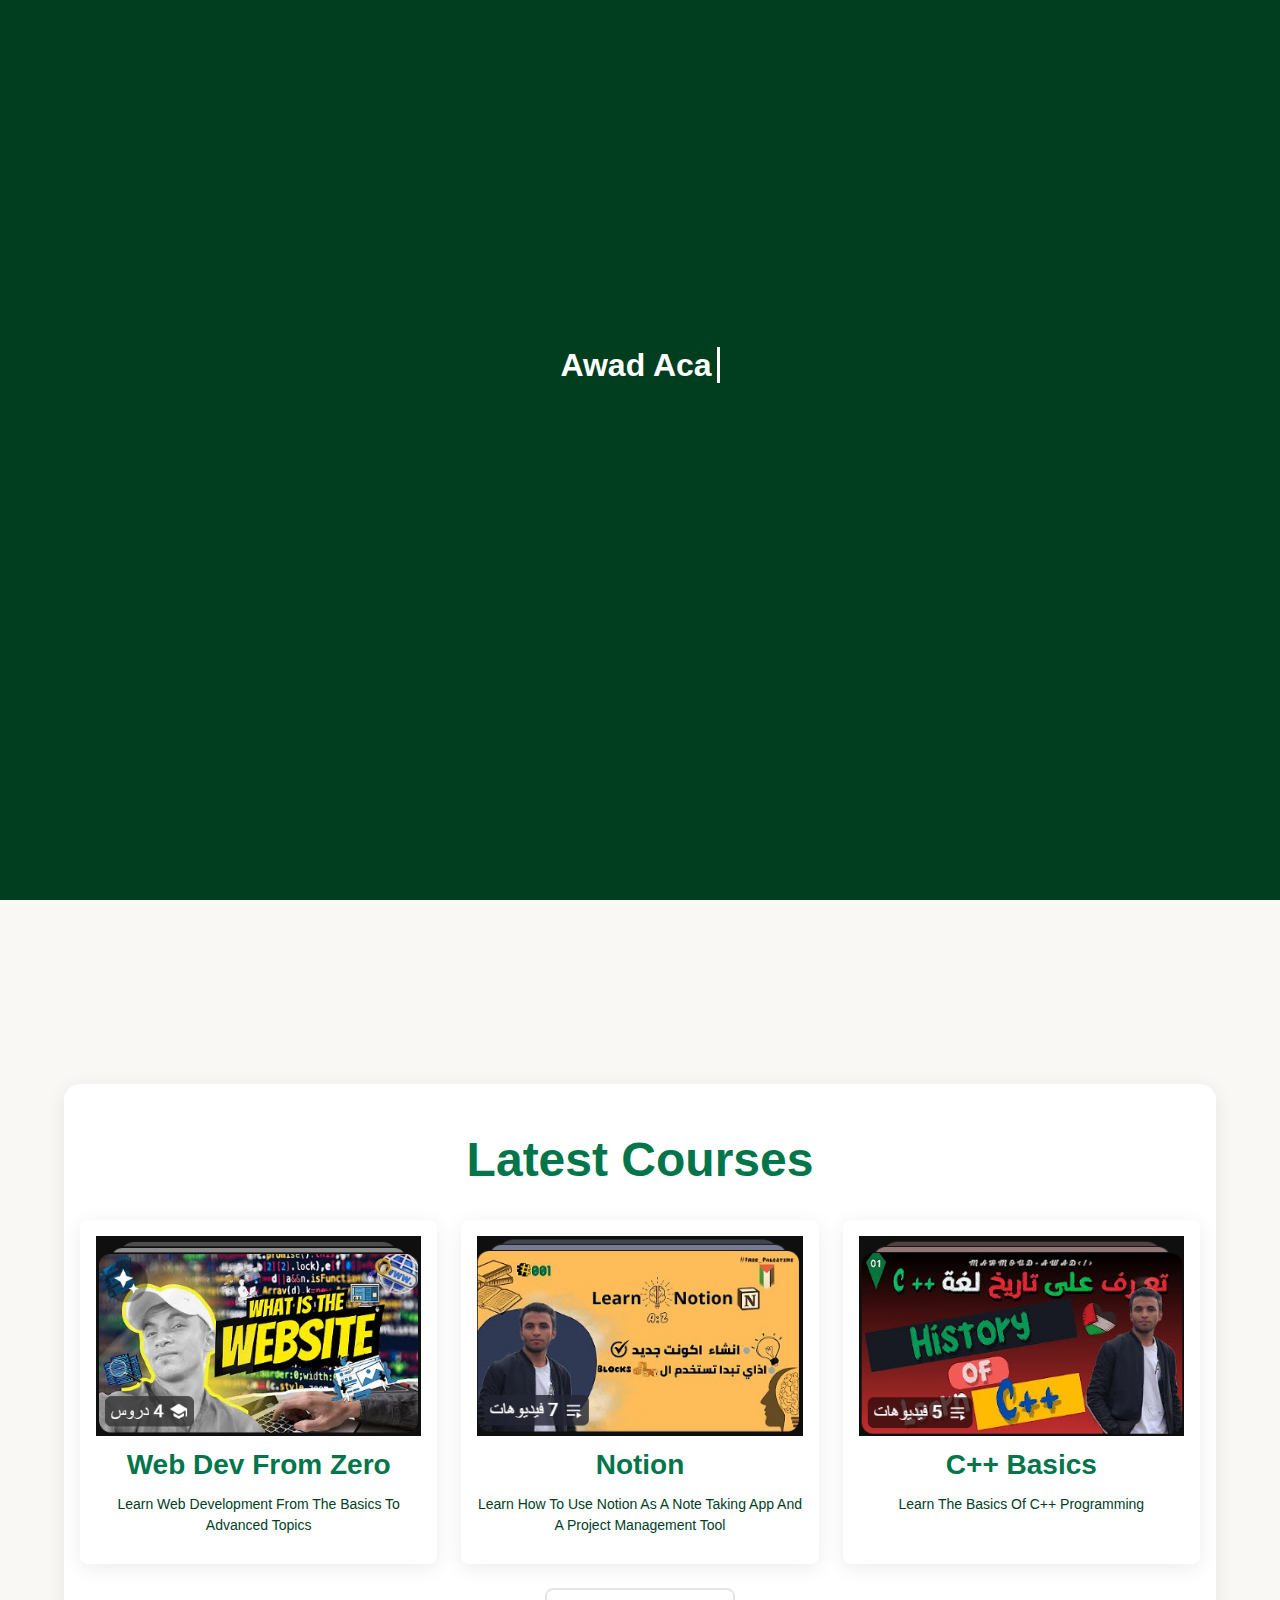
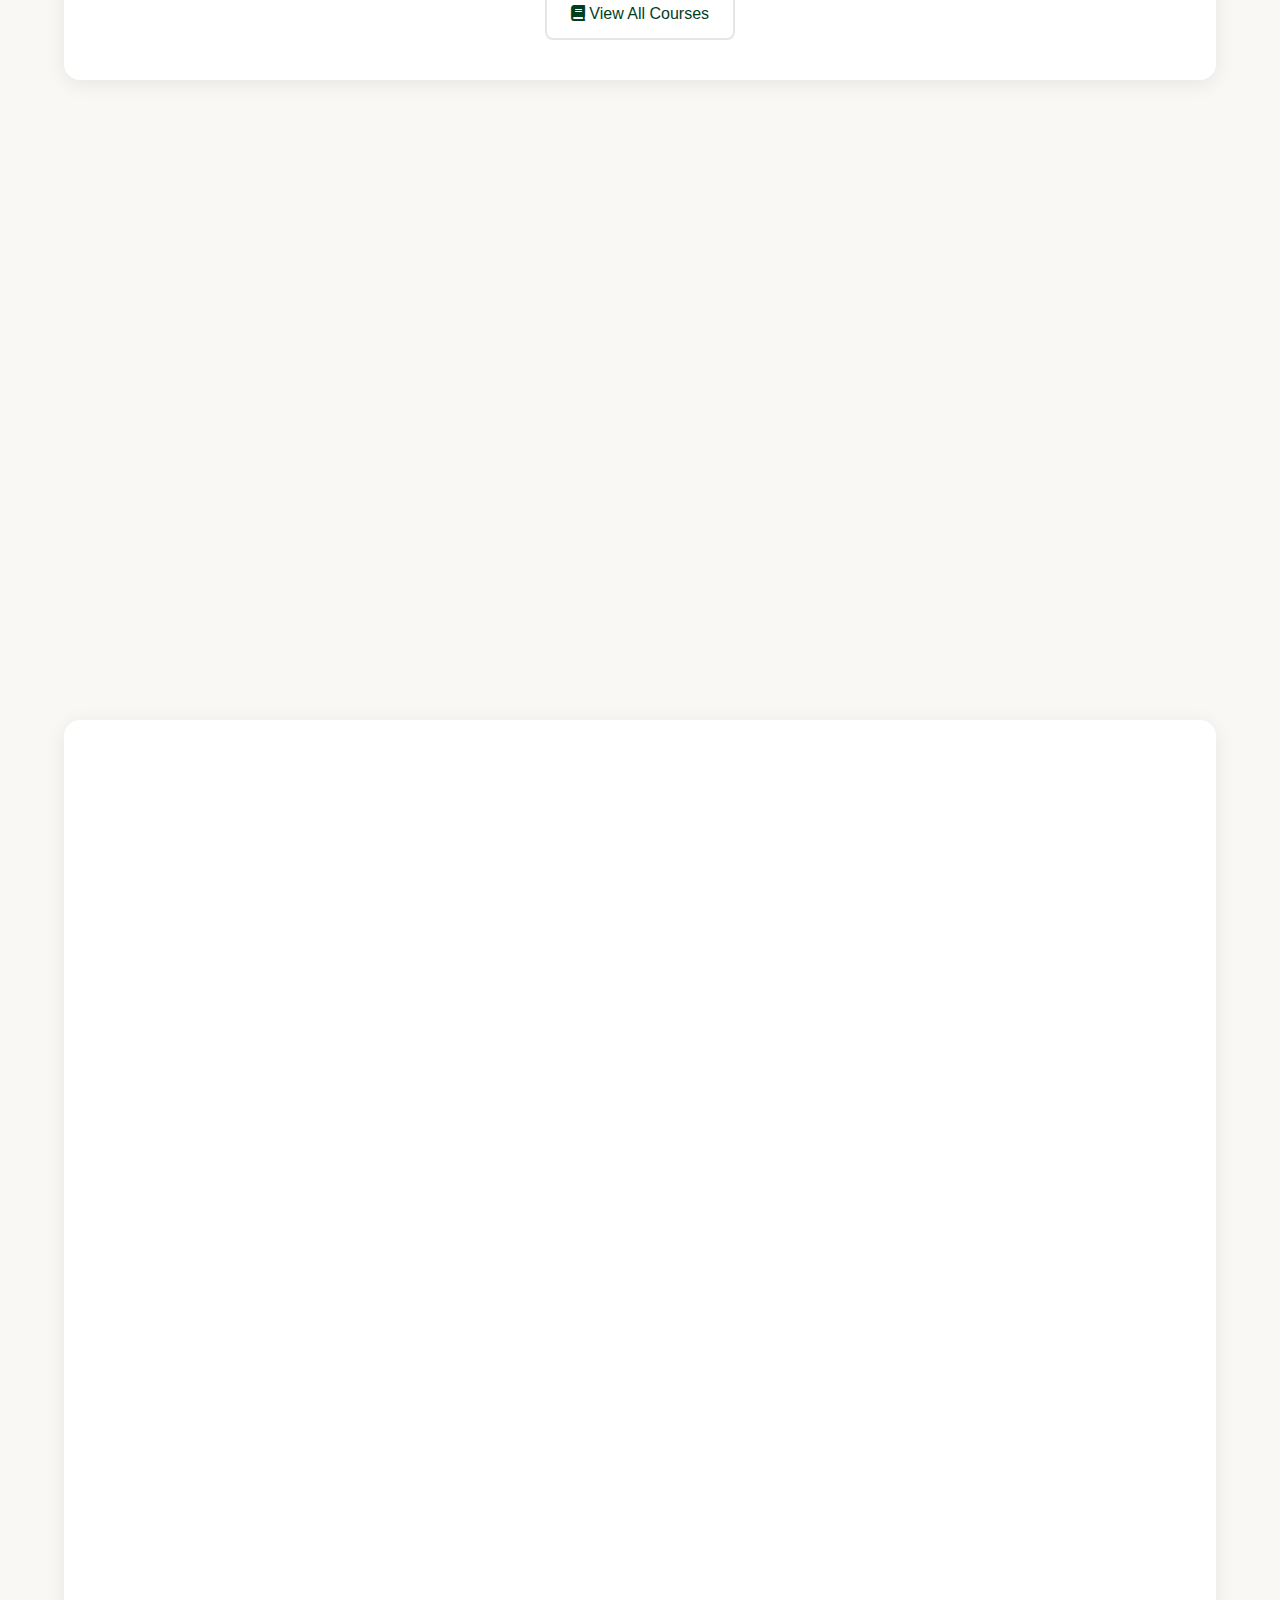
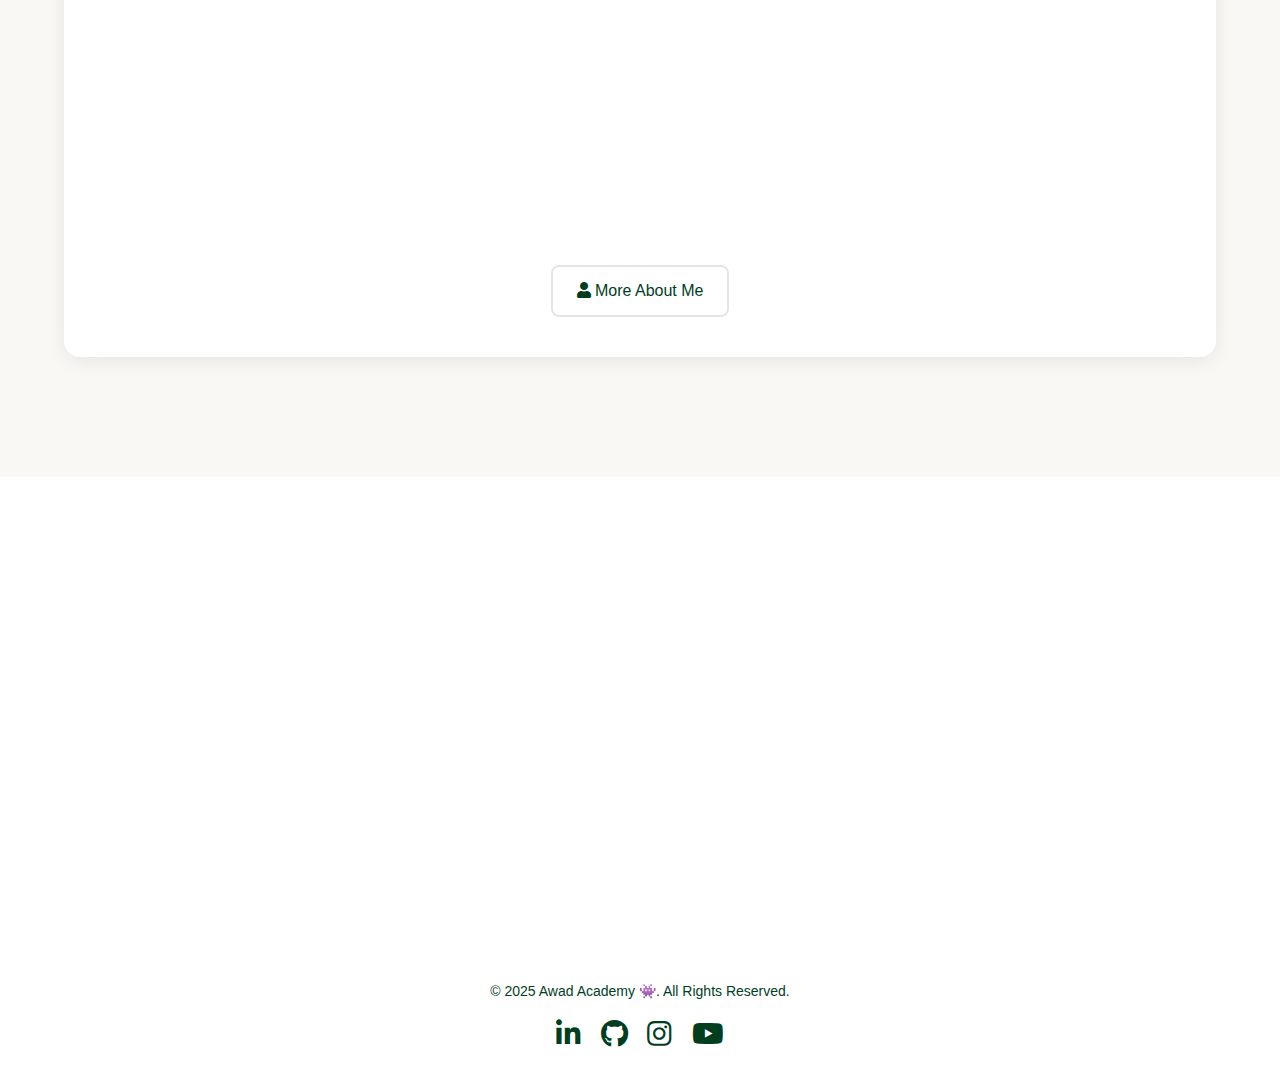
<file: index.html>
<!DOCTYPE html>
<html lang="ar" dir="ltr">

<head>
    <meta charset="UTF-8">
    <meta name="viewport" content="width=device-width, initial-scale=1.0">
    <meta http-equiv="X-UA-Compatible" content="IE=edge">
    <!-- keywords -->
    <meta name="keywords" content="Awad Academy, programming, web development, design, personal pardning, career goals">
    <meta name="description"
        content="Awad Academy - platform for web development, programming, design, and personal pardning.">
        
    <!-- favicon -->
    <link rel="icon" type="image/png" href="images/favicon.ico">
    <meta property="og:image" content="images/image-seo/home.png" />
    <meta property="og:title" content="Awad Academy - platform for web development, programming, design, and personal pardning." />
    <meta property="og:description" content="Join Awad Academy to improve your skills and achieve your career goals." />    

    <link rel="stylesheet" href="css/Base.css">
    <link rel="stylesheet" href="css/style.css">
    <!-- aos -->
    <link rel="stylesheet" href="https://unpkg.com/aos@next/dist/aos.css" />
    <script src="https://unpkg.com/aos@next/dist/aos.js"></script>
    <!-- font awesome -->
    <link rel="stylesheet" href="https://cdnjs.cloudflare.com/ajax/libs/font-awesome/5.15.4/css/all.min.css">
    <title>Awad Academy</title>
</head>

<body>

    <body>
        <div class="intro-screen">
            <div class="typing-box">
                <span id="typing-text"></span>
            </div>
            <div class="logo-box">
                <img src="images/logo.jpeg" alt="Logo" />
            </div>
        </div>
        <!-- Theme Toggle -->
        <button class="theme-toggle" id="themeToggle">
            <i class="fas fa-moon"></i>
        </button>

        <header class="header" data-aos="fade-down">
            <div class="logo">
                <a href="
                ">
                    <img src="images/logo.jpeg" alt="Awad Academy">
                    <span> Awad Academy </span>
                </a>
            </div>
            <!-- Burger Menu Button -->
            <button class="burger-menu" id="burgerMenu" aria-label="Toggle menu">
                <span></span>
                <span></span>
                <span></span>
            </button>

            <nav class="nav" id="navMenu">
                <ul class="nav-links">
                    <li><a class="active" href="#hero">home</a></li>
                    <li><a href="courses.html">courses</a></li>
                    <li><a href="#about">about</a></li>
                    <li><a href="#contact">contact</a></li>
                </ul>
            </nav>
        </header>
        <section class="hero" id="hero">
            <div class="hero-content" data-aos="fade-right">
                <h1>welcome to <br /> Awad Academy</h1>
                <p>
                    platform for learning and mastering new skills in web development, programming, design.
                </p>
                <a href="courses.html" class="btn btn-primary">Explore Courses</a>
            </div>
            <div class="hero-image" data-aos="fade-left">
                <img src="images/hero.png" alt="Hero Image">
            </div>
        </section>

        <div class="container">
            <!-- Latest Courses Section -->
            <section class="latest-courses-section">
                <h2 class="section-title"> Latest Courses </h2>
                <div class="latest-courses-grid">
                    <a href="https://youtube.com/playlist?list=PLbPhPQaur7i9GGYctr8_ig6f-1divG2Qr&si=Z4PWUYL_3FOFxjGS"
                        target="_blank" class="latest-courses-card">
                        <img src="images/Playlists/Web_dev.png" alt="Web Development Playlist">
                        <h3>Web Dev From zero</h3>
                        <p>Learn web development from the basics to advanced topics</p>
                    </a>
                    <a href="https://youtube.com/playlist?list=PLbPhPQaur7i8xmpqmru4sufhzVRLoUiU3&si=cpJrS854wAwKNX0k"
                        target="_blank" class="latest-courses-card">
                        <img src="images/Playlists/Notion.png" alt="Notion Playlist">
                        <h3>Notion</h3>
                        <p>Learn how to use Notion as a note taking app and a project management tool</p>
                    </a>
                    <a href="https://youtube.com/playlist?list=PLbPhPQaur7i9rIhZuBCgEuUumIWOeQjIP&si=OImzgTU16ys0-nMN"
                        target="_blank" class="latest-courses-card">
                        <img src="images/Playlists/Basics_cpp.png" alt="C++ Basics Playlist">
                        <h3>C++ Basics</h3>
                        <p>Learn the basics of C++ programming </p>
                    </a>
                </div>
                <div class="btn-cta">
                    <a href="courses.html" class="cta-button">
                        <i class="fas fa-book"></i>
                        View All Courses
                    </a>
                </div>
            </section>
            <!--  Recommendations -->
            <section class="recommendations-section" data-aos="fade-up">
                <h2 class="section-title">Career Recommendations</h2>
                <div class="recommendations-grid">
                    <a href="https://www.linkedin.com/posts/mahmoudawad11_careercoaching-professionaldevelopment-students-activity-7371090313236475904-rZvs?utm_source=social_share_send&utm_medium=member_desktop_web&rcm=ACoAAD2wFE4BoKrPd2ntIoEtx4rkW-XJIkQkDF4"
                        target="_blank" title="view in linked-in" class="recommendation-card" data-aos="zoom-in"
                        data-aos-delay="100">
                        <img src="images/Recommendation/Noha Azzam.png" alt="Recommendation 1">
                        <div class="text-card">
                            <h3 class="spacial-name">Noha Azzam </h3>
                            <h4>Talent Developer | AI Career & Freelancing Coach | D.N.A Coaching Initiative Founder
                            </h4>
                            <p>I had the pleasure of mentoring Mahmoud, a highly motivated and talented Front-End
                                Engineer. From day one, he demonstrated a strong grasp of modern web technologies, clean
                                code practices, and an impressive attention to detail in building user interfaces.
                                Mahmoud approaches challenges with curiosity and dedication, consistently delivering
                                high-quality work and collaborating effectively with peers. I'm confident he will be a
                                valuable asset to any team and continue to grow as a standout developer."</p>
                        </div>
                    </a>
                    <!-- =============== soon in end SCCI`26 ================= -->
                    <!-- <a href="" target="_blank" title="view in linked-in" class="recommendation-card" data-aos="flip-left" data-aos-delay="200">
                    <img src="images/Recommendation/MahmoudAllam.jpg" alt="Recommendation 2">
                    <h3>mahmoud allam</h3>
                    <h4>back-End Developer | php | Laravel | Head-IT SCCI`26 </h4>
                    <p>SOONE</p>
                </a> -->

                </div>
            </section>
            <!-- About Section -->
            <section class="about-section" id="about">
                <!-- Section Header -->
                <div class="section-header" data-aos="fade-up">
                    <h2 class="section-title">Who Am I</h2>
                    <h3 class="section-subtitle"> hello i am <span class="highlight">Awad</span></h3>
                    <p class="section-description">
                        Content creator and Front-End developer specializing in web development and teaching programming
                        in a practical and easy way.
                    </p>
                </div>

                <!-- About Content -->
                <div class="about-content">

                    <div class="about-image" data-aos="fade-right">
                        <img src="images/awad-about.png" data-aos="fade-right" alt="Awad" />
                    </div>


                    <div class="about-text" data-aos="fade-right">
                        <h2>My Story</h2>
                        <p>

                            I started my journey in the world of programming years ago, and my goal has always been to
                            simplify complex programming concepts and make them accessible to everyone.
                        </p>
                        <p>
                            Through Awad Academy, I provide practical educational content that helps you learn web
                            development from scratch to mastery, focusing on real projects and hands-on application.
                        </p>

                        <!-- Stats -->

                        <div class="stats-grid">
                            <a href="https://awadcoding.github.io/portofolio/pages/projects.html" target="_blank"
                                class="stat-card" data-aos="zoom-in" data-aos-delay="100">
                                <span class="stat-number">6+</span>
                                <span class="stat-label">projects done</span>
                            </a>

                            <a href="https://www.youtube.com/@awadcoding/videos" target="_blank" class="stat-card"
                                data-aos="zoom-in" data-aos-delay="300">
                                <span class="stat-number">100+</span>
                                <span class="stat-label">videos</span>
                            </a>
                            <a href="https://awadcoding.github.io/portofolio/pages/about.html" target="_blank"
                                class="stat-card" data-aos="zoom-in" data-aos-delay="400">
                                <span class="stat-number">3+</span>
                                <span class="stat-label">years of experience</span>
                            </a>
                        </div>
                        <div class="btn-cta">
                            <a href="https://awadcoding.github.io/portofolio/index.html#contact" class="cta-button"
                                target="_blank">
                                <i class="fas fa-paper-plane"></i>
                                Contact Me
                            </a>
                        </div>

                    </div>
                </div>

                <!-- Skills Section -->
                <div class="skills-section" data-aos="fade-up">
                    <h2 class="section-title">My Skills</h2>
                    <div class="skills-grid">
                        <div class="skill-card" data-aos="flip-left" data-aos-delay="100">
                            <div class="skill-icon">
                                <i class="fab fa-html5"></i>
                            </div>
                            <h4>Web Development</h4>
                            <p>HTML, CSS, JavaScript and the latest technologies in front-end development</p>
                        </div>

                        <div class="skill-card" data-aos="flip-left" data-aos-delay="200">
                            <div class="skill-icon">
                                <i class="fab fa-react"></i>
                            </div>
                            <h4>React & Frameworks</h4>
                            <p>Building interactive applications using React and the latest libraries</p>
                        </div>

                        <div class="skill-card" data-aos="flip-left" data-aos-delay="300">
                            <div class="skill-icon">
                                <i class="fas fa-paint-brush"></i>
                            </div>
                            <h4>UI/UX Design</h4>
                            <p>Designing professional user interfaces and exceptional user experiences</p>
                        </div>

                        <div class="skill-card" data-aos="flip-left" data-aos-delay="400">
                            <div class="skill-icon">
                                <i class="fas fa-video"></i>
                            </div>
                            <h4>Content Creation</h4>
                            <p>Creating high-quality educational content in an easy and understandable way</p>
                        </div>
                    </div>
                </div>
                <!-- btn go to view more about me in about page -->
                <div class="btn-cta">
                    <a href="https://awadcoding.github.io/portofolio/pages/about.html" class="cta-button"
                        target="_blank">
                        <i class="fas fa-user"></i>
                        More About Me
                    </a>
                </div>
            </section>
        </div>
        <!-- contact section -->
        <section id="contact" class="contact-section">
            <div class="contact-section" data-aos="fade-up">
                <h2 class="section-title">Get In Touch</h2>
                <div class="contact-grid">
                    <div class="go-to-form">
                        <h3>Have any questions or want to work together?</h3>
                        <p>Feel free to reach out to me through my portfolio contact form.</p>
                        <a href="https://awadcoding.github.io/portofolio/index.html#contact" class="btn btn-primary"
                            target="_blank">Contact Me</a>
                    </div>
                    <div class="information">
                        <h3>Contact Information</h3>
                        <p class="email"><i class="fas fa-envelope"></i> Email: <a
                                href="mailto:mahmoud.awad.offical@gmail.com" target="_blank">mahmoud.awad.offical@gmail.com</a></p>
                        <p class="whatsapp"><i class="fab fa-whatsapp"></i> whatsapp: <a href=" https://wa.me/201557917138 " target="_blank">
                                <span class="whatsapp-link">+2 0155 791 7138</span>
                        </a> </p>
                    </div>
                </div>
            </div>
        </section>

        <footer>
            <div class="text-footer">
                <p>&copy; 2025 Awad Academy 👾. All rights reserved.</p>
            </div>
            <div class="social-links-footer">
                <a href="https://www.linkedin.com/in/mahmoudawad11/" target="_blank"><i
                        class="fab fa-linkedin-in"></i></a>
                <a href="https://github.com/AwadCoding" target="_blank"><i class="fab fa-github"></i></a>
                <a href="https://www.instagram.com/awad.coding/" target="_blank"><i class="fab fa-instagram"></i></a>
                <a href="https://www.youtube.com/@awadcoding" target="_blank"><i class="fab fa-youtube"></i></a>
            </div>
        </footer>

        <script src="js/main.js"></script>
    </body>

</html>
</file>
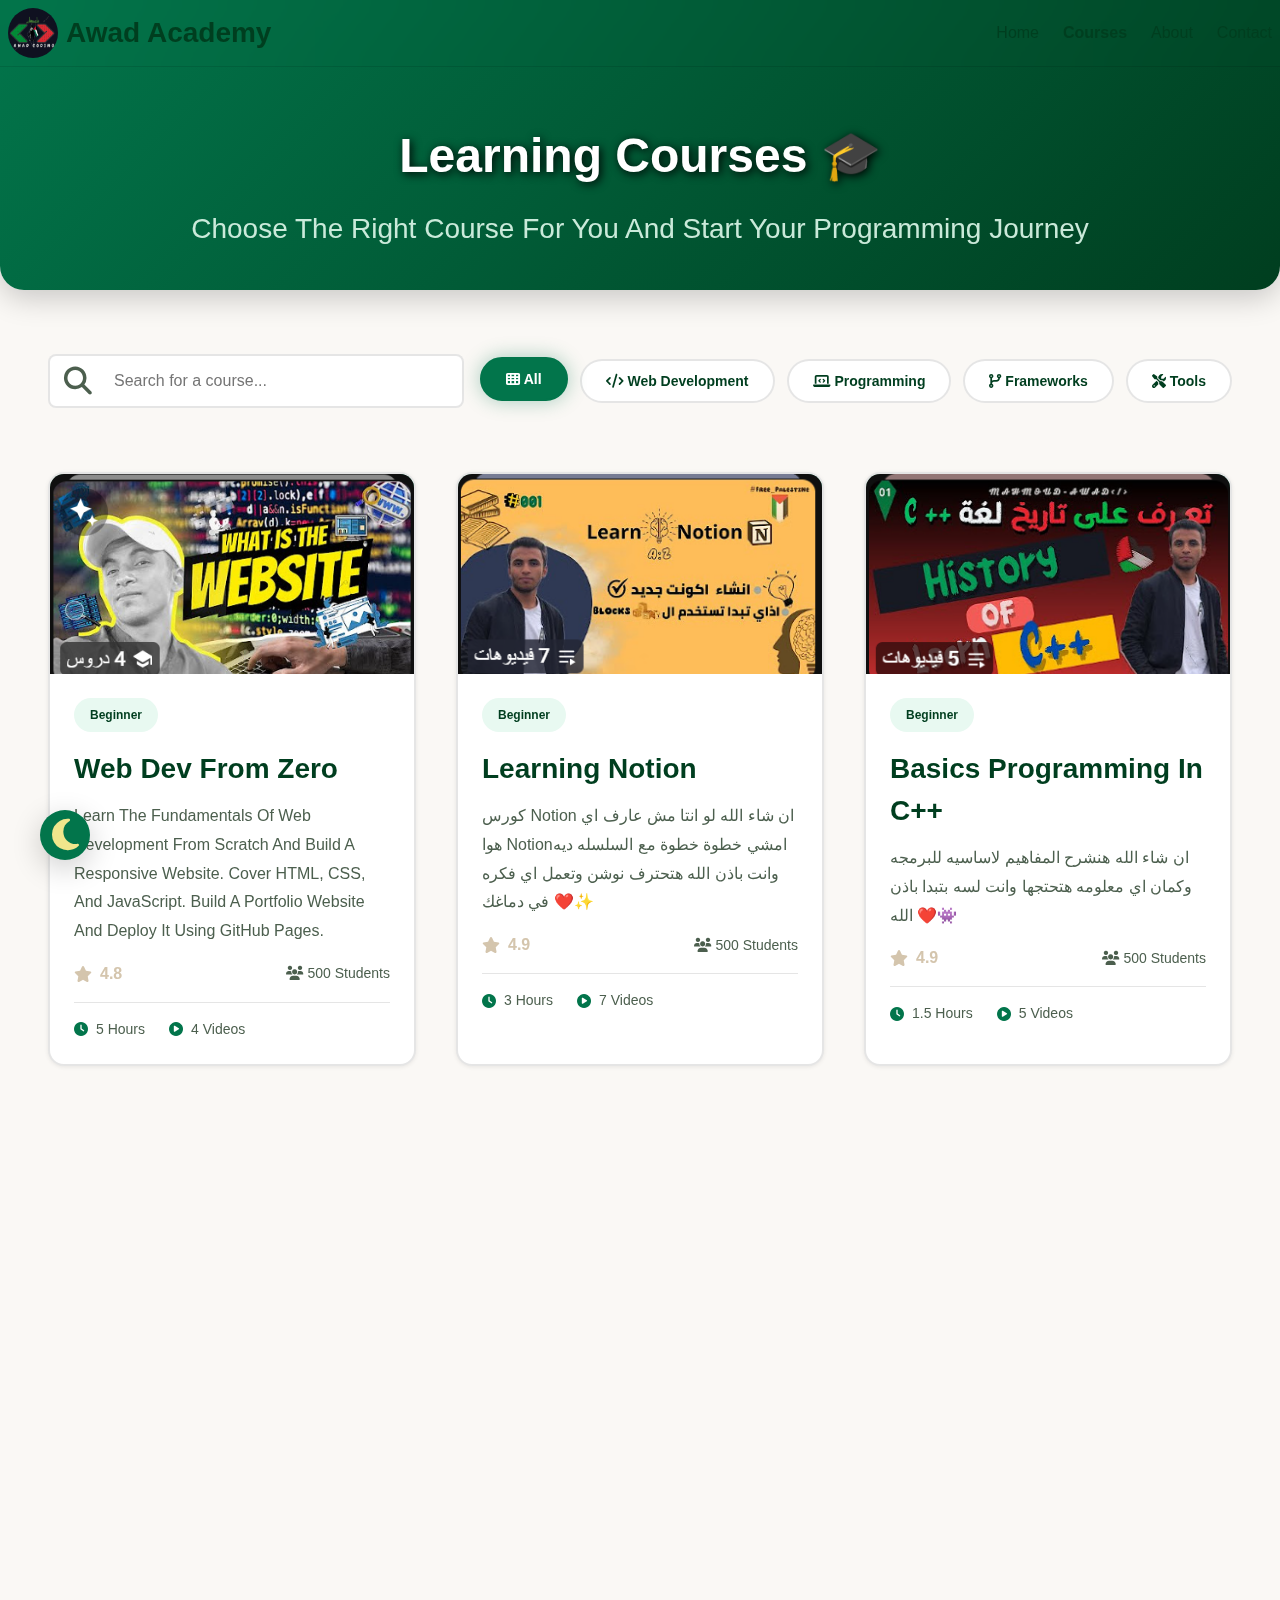
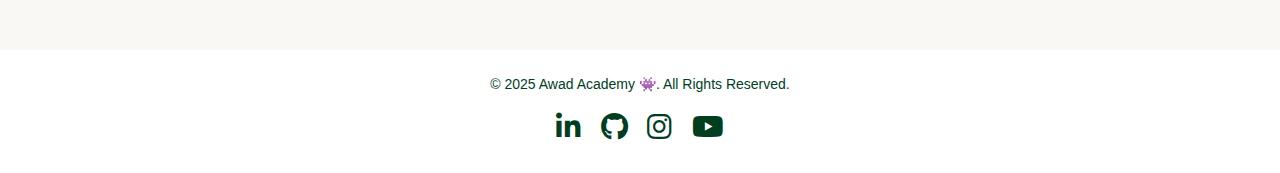
<file: courses.html>
<!DOCTYPE html>
<html lang="ar" dir="ltr">
  <head>
    <meta charset="UTF-8" />
    <meta name="viewport" content="width=device-width, initial-scale=1.0" />
    <meta http-equiv="X-UA-Compatible" content="IE=edge" />
    <meta
      name="description"
      content="Explore a variety of programming courses at Awad Academy. Enhance your skills with our comprehensive tutorials and hands-on projects."
    />
    <meta
      name="keywords"
      content="programming, coding, courses, tutorials, projects, learning, development , Awad Academy,notion "
    />
    <meta property="og:image" content="images/image-seo/courses.png" />
    <meta property="og:title" content="Programming Courses - Awad Academy" />
    <meta property="og:description" content="Explore a variety of programming courses at Awad Academy. Enhance your skills with our comprehensive tutorials and hands-on projects."/>
    <meta name="author" content="Awad Academy" />
    <meta name="robots" content="index, follow" />
    <meta name="googlebot" content="index, follow" />
    <meta name="google" content="nositelinkssearchbox" />
    <meta name="google" content="notranslate" />
    <meta name="format-detection" content="telephone=no" />
    <meta name="apple-mobile-web-app-capable" content="yes" />
    <meta name="apple-mobile-web-app-status-bar-style" content="black" />
    <meta name="apple-mobile-web-app-title" content="Awad Academy" />
    <meta name="msapplication-TileColor" content="#2b5797" />
    <meta name="msapplication-TileImage" content="images/favicon.ico" />
    <meta name="msapplication-config" content="browserconfig.xml" />
    <meta name="theme-color" content="#2b5797" />

    <link
      rel="apple-touch-icon"
      sizes="180x180"
      href="images/apple-touch-icon.png"
    />
    <link
      rel="icon"
      type="image/png"
      sizes="32x32"
      href="images/favicon-32x32.png"
    />
    <link
      rel="icon"
      type="image/png"
      sizes="16x16"
      href="images/favicon-16x16.png"
    />
    <title>Courses - Awad Academy</title>
    <link rel="icon" type="image/png" href="images/favicon.ico" />
    <link rel="stylesheet" href="css/Base.css" />
    <link rel="stylesheet" href="css/courses.css" />
    <link
      rel="stylesheet"
      href="https://cdnjs.cloudflare.com/ajax/libs/font-awesome/6.5.1/css/all.min.css"
    />
    <link rel="stylesheet" href="https://unpkg.com/aos@next/dist/aos.css" />
    <style>
      /* Courses Page Specific Styles */
    </style>
  </head>
  <body>
    <header class="header" data-aos="fade-down">
      <div class="logo">
        <a
          href="index.html
                "
        >
          <img src="images/logo.jpeg" alt="Awad Academy" />
          <span> Awad Academy </span>
        </a>
      </div>
      <!-- Burger Menu Button -->
      <button class="burger-menu" id="burgerMenu" aria-label="Toggle menu">
        <span></span>
        <span></span>
        <span></span>
      </button>

      <nav class="nav" id="navMenu">
        <ul class="nav-links">
          <li><a href="index.html">home</a></li>
          <li><a class="active" href="courses.html">courses</a></li>
          <li><a href="index.html#about">about</a></li>
          <li><a href="index.html#contact">contact</a></li>
        </ul>
      </nav>
    </header>
    <!-- Theme Toggle -->
    <button class="theme-toggle" id="themeToggle">
      <i class="fas fa-moon"></i>
    </button>

    <div class="page-header" data-aos="fade-down">
      <h1>learning courses 🎓</h1>

      <p>Choose the right course for you and start your programming journey</p>
    </div>

    <div class="container">
      <!-- Search & Filter -->
      <div class="controls">
        <div class="search-box" data-aos="fade-right">
          <i class="fas fa-search"></i>
          <input
            type="text"
            id="searchInput"
            placeholder="Search for a course..."
          />
        </div>
        <div class="categories" id="categories" data-aos="fade-left">
          <!-- Categories will be loaded here -->
        </div>
      </div>

      <!-- Courses Grid -->
      <div class="courses-grid" id="coursesGrid">
        <div class="loading">
          <i class="fas fa-spinner"></i>
          <p>Loading courses...</p>
        </div>
      </div>
    </div>

    <!-- Modal -->
    <div class="modal" id="courseModal">
      <div class="modal-content">
        <button class="close-btn" id="closeModal">
          <i class="fas fa-times"></i>
        </button>
        <div class="modal-header">
          <h2 id="modalTitle"></h2>
          <p id="modalDescription"></p>
        </div>
        <div class="modal-body">
          <h3><i class="fas fa-list"></i> Course Content</h3>
          <div class="playlist" id="playlist"></div>
        </div>
      </div>
    </div>
    <footer>
      <div class="text-footer">
        <p>&copy; 2025 Awad Academy 👾. All rights reserved.</p>
      </div>
      <div class="social-links-footer">
        <a href="https://www.linkedin.com/in/mahmoudawad11/" target="_blank"
          ><i class="fab fa-linkedin-in"></i
        ></a>
        <a href="https://github.com/AwadCoding" target="_blank"
          ><i class="fab fa-github"></i
        ></a>
        <a href="https://www.instagram.com/awad.coding/" target="_blank"
          ><i class="fab fa-instagram"></i
        ></a>
        <a href="https://www.youtube.com/@awadcoding" target="_blank"
          ><i class="fab fa-youtube"></i
        ></a>
      </div>
    </footer>
    <script src="https://unpkg.com/aos@next/dist/aos.js"></script>
    <script src="js/courses.js"></script>
  </body>
</html>
</file>
<file: css/Base.css>
/* =======================================
   BASE.CSS — DEFAULT STYLING
======================================= */
:root {
    /* Primary Colors */
    --primary: #02754b;
    --primary-dark: #003e1f;

    /* Primary Tints */
    --primary-tint-1: #2b8f62;
    --primary-tint-2: #5cb98a;
    --primary-tint-3: #a7e3c5;
    --primary-tint-4: #e8f9f1;

    /* Primary Shades */
    --primary-shade-1: #02603f;
    --primary-shade-2: #014d32;
    --primary-shade-3: #00321b;
    --primary-shade-4: #001e0f;

    /* Accent Colors */
    --accent-gold: #d4c5ad;
    --accent-cream: #faf8f5;
    --accent-grey: #4c5f4e;
    --accent-mint: #d5f2e3;
    --white: #ffffff;

    /* Light Mode */
    --bg: #faf8f5;
    --bg-header: rgba(250, 248, 245, 0.8);
    --bg-card: #ffffff;
    --text: #003e1f;
    --text-secondary: #4c5f4e;
    --border: rgba(0, 0, 0, 0.1);
    --shadow: 0 4px 20px rgba(0, 0, 0, 0.08);

 
    /* Typography */
    --font-main: 'Inter', 'Poppins', sans-serif;
    --font-alt: 'Merriweather', serif;

    /* Font Sizes */
    --fs-xxl: 48px;
    /* Hero Titles */
    --fs-xl: 36px;
    --fs-lg: 28px;
    --fs-md: 20px;
    --fs-base: 16px;
    --fs-sm: 14px;
    --fs-xs: 12px;

    /* Font Weight */
    --fw-regular: 400;
    --fw-medium: 500;
    --fw-semibold: 600;
    --fw-bold: 700;

    /* Line Height */
    --lh-tight: 1.1;
    --lh-normal: 1.5;
    --lh-loose: 1.8;

    /*  Spacing Scale (Padding & Margin System) */
    --space-1: 4px;
    --space-2: 8px;
    --space-3: 12px;
    --space-4: 16px;
    --space-5: 20px;
    --space-6: 24px;
    --space-7: 32px;
    --space-8: 40px;
    --space-9: 48px;
    --space-10: 64px;
    --space-11: 80px;
    --space-12: 96px;

    /* Border Radius */
    --radius-sm: 4px;
    --radius-md: 8px;
    --radius-lg: 16px;
    --radius-xl: 24px;
    --radius-round: 50%;

    /* Shadow System */
    --shadow-sm: 0 1px 4px rgba(0, 0, 0, 0.08);
    --shadow-md: 0 4px 16px rgba(0, 0, 0, 0.12);
    --shadow-lg: 0 8px 30px rgba(0, 0, 0, 0.2);
    --shadow-glow-primary: 0 0 20px #02754b55;
    --shadow-glow-accent: 0 0 20px #d4c5ad55;
    --text-shadow: 2px 2px 10px  black ;

    /* Button Styles */
    --btn-primary-bg: var(--primary);
    --btn-primary-color: #fff;
    --btn-primary-hover: var(--primary-dark);

    /* outline button */
    --btn-outline-border: var(--primary);
    --btn-outline-color: var(--primary);
    --btn-outline-hover-bg: var(--primary);
    --btn-outline-hover-color: #fff;

    /* soft button */
    --btn-soft-bg: var(--primary-tint-4);
    --btn-soft-color: var(--primary-dark);
    --btn-soft-hover-bg: var(--primary-tint-3);

    /* accent button */
    --btn-accent-bg: var(--accent-gold);
    --btn-accent-color: #fff;
    --btn-accent-hover: var(--accent-cream);

    /* Transition Durations */
    --transition-fast: all 0.2s ease;
    --transition-medium: all 0.4s ease;
    --transition-slow: all 1.6s ease;

    /* Layout System */
    --container-width: 1200px;
    --section-padding: 80px;
    --grid-gap: 24px;


}
        /* 🌙 Dark Mode Override */
        .dark-mode {
            --bg: #001e0f;
            --bg-header: rgba(0, 30, 15, 0.8);
            --bg-card: #00321b;
            --text: #e8f9f1;
            --text-secondary: #d5f2e3;
            --border: rgba(255, 255, 255, 0.1);
            --shadow: 0 4px 20px rgba(0, 0, 0, 0.4);
        }
/* Reset modern */
*,
*::before,
*::after {
    margin: 0;
    padding: 0;
    box-sizing: border-box;
}

/* Smooth scroll */
html {
    scroll-behavior: smooth;
    font-size: 16px;
}
 
/* Body defaults */
body {
      font-family: var(--font-main);
      text-transform: capitalize;
            background: var(--bg);
            color: var(--text);
            line-height: var(--lh-normal);
            overflow-x: hidden;
            transition: background 0.3s ease, color 0.3s ease;
}

/* Links */
a {
    text-decoration: none;
    color: var(--color-primary);
    transition: var(--transition-fast);
}
nav ul li a.active{
    color: var(--primary-dark);
    font-weight: var(--fw-bold);
}
a:hover {
    
    color: var(--color-primary-dark);
}

/* Images */
img {
    max-width: 100%;
    display: block;
}

/* Headings spacing */
h1,
h2,
h3,
h4 {
    color: var(--color-text-dark);
    margin-bottom: var(--space-2);
    font-weight: 600;
}

/* Paragraph */
p {
    margin-bottom: var(--space-3);
    color: var(--color-text);
}

/* Container */
.container {
    width: min(100% - var(--container-padding), var(--container-width));
    max-width: 1200px;
    padding-inline: var(--space-2);
    margin-inline: auto;
}

/* Buttons – Global style */

.spacial-name {
    color: var(--primary);
    font-size: var(--fs-lg);
    margin-bottom: var(--space-2);
    text-shadow: var(--text-shadow); ;
    font-weight: var(--fw-bold);
}
.email,.whatsapp {
    color: var(--primary);
    font-size: var(--fs-md);
    text-transform:none;
    margin-bottom: var(--space-2);
    text-shadow: var(--text-shadow); ;
    font-weight: var(--fw-bold);
}
@media (min-width: 768px) {
    .spacial-name {
        color: var(--primary);
        font-size: var(--fs-xl);
        margin-bottom: var(--space-2);
        text-shadow: var(--text-shadow); ;
        font-weight: var(--fw-bold);
    }
    .email,.whatsapp {
        color: var(--primary);
        font-size: var(--fs-lg);
        text-transform:none;
        margin-bottom: var(--space-2);
        text-shadow: var(--text-shadow); ;
        font-weight: var(--fw-bold);
    }
}


/* Lists */
ul {
    list-style: none;
}
 /* scrollbar */
        ::-webkit-scrollbar {
            width: 12px;
        }
        ::-webkit-scrollbar-track {
            background: var(--bg-card);
        }
        ::-webkit-scrollbar-thumb {
            background-color: var(--primary-tint-2);
            border-radius: 6px;
            border: 3px solid var(--bg-card);
        }
        ::selection {
            background: var(--primary-tint-3);
            color: var(--primary-shade-3);
        }


     /* ========================================= Theme Toggle ========================================= */
        .theme-toggle {
            position: fixed;
            bottom: var(--space-8);
            left: var(--space-8);
            width: 50px;
            height: 50px;
            background: var(--primary);
            border: none;
            border-radius: var(--radius-round);
            color: var(--white);
            font-size: var(--fs-xl);
            cursor: pointer;
            box-shadow: var(--shadow-lg);
            transition: var(--transition-medium);
            display: flex;
            align-items: center;
            justify-content: center;
            z-index: 999;
        }
        .theme-toggle .fa-sun {
            color: yellow;
        }

        .theme-toggle .fa-moon {
            color: #f0e68c;
        }

        .theme-toggle:hover {
            transform: scale(1.1);
            box-shadow: var(--shadow-glow-primary);
        }

        /*  Responsive */
        @media (max-width: 768px) {
           
            .theme-toggle {
                bottom: var(--space-6);
                left: var(--space-6);
               
            }
        }
        /* ====================================================================== */
         /* =============================== Header =============================== */
 .header {
     position: fixed;
     top: 0;
     left: 0;
     width: 100%;
     z-index: 100;
     display: flex;
     flex-direction: row;
     justify-content: space-between;
     align-items: center;
     backdrop-filter: blur(20px);
     border-bottom: 1px solid var(--border);
     padding: var(--space-2);
 }

 .header .logo {
     width: 50px;
     height: 50px;
     gap: var(--space-3);
 }

 .header .logo a {
     display: flex;
     flex-direction: row;
     align-items: center;
     gap: var(--space-2);
     flex-wrap: nowrap;
 }

 .header .logo img {
     border-radius: var(--radius-round);
     width: 100%;
     height: 100%;
 }

 .header .logo span {
     font-size: var(--fs-lg);
     font-weight: var(--fw-bold);
     color: var(--text);
     white-space: nowrap;
 }

 /* ======== Navigation ======== */
 .nav-links {
     list-style: none;
     display: flex;
     gap: var(--space-6);
 }

 .nav-links li {
     position: relative;
 }

 .nav-links a {
     text-decoration: none;
     color: var(--text);
     font-size: var(--fs-base);
     font-weight: var(--fw-medium);
     transition: var(--transition-medium);
 }

 .nav-links a:hover {
     color: var(--primary);
 }

 /* ================================= */
 /* Burger Menu Styles */
 /* ================================= */

 .burger-menu {
     display: none;
     flex-direction: column;
     justify-content: space-between;
     width: 30px;
     height: 24px;
     background: transparent;
     border: none;
     cursor: pointer;
     padding: 0;
     z-index: 101;
     position: relative;
 }

 .burger-menu span {
     width: 100%;
     height: 3px;
     background: var(--text);
     border-radius: 3px;
     transition: all 0.3s ease;
     transform-origin: center;
 }

 /* Animation when menu is open - تحويل لـ X */
 .burger-menu.active span:nth-child(1) {
     transform: translateY(10.5px) rotate(45deg);
 }

 .burger-menu.active span:nth-child(2) {
     opacity: 0;
     transform: translateX(-20px);
 }

 .burger-menu.active span:nth-child(3) {
     transform: translateY(-10.5px) rotate(-45deg);
 }

 /* ================================= */
 /* Responsive Navigation */
 /* ================================= */

 @media (max-width: 768px) {

     /* Show burger menu */
     .burger-menu {
         display: flex;
     }

     /* Hide navigation by default */
     .nav {
         position: fixed;
         top: 0;
         right: -100%;
         width: 280px;
         height: 100vh;
         background: var(--bg-card);
         backdrop-filter: blur(20px);
         box-shadow: -5px 0 15px rgba(0, 0, 0, 0.1);
         transition: right 0.4s cubic-bezier(0.68, -0.55, 0.265, 1.55);
         padding-top: 100px;
         z-index: 100;
     }

     /* Show navigation when active */
     .nav.active {
         right: 0;
     }

     /* Stack nav links vertically */
     .nav-links {
         flex-direction: column;
         gap: var(--space-2);
         padding: var(--space-6);
     }

     .nav-links li {
         width: 100%;
     }

     .nav-links a {
         display: block;
         padding: var(--space-4);
         border-radius: var(--radius-md);
         transition: all 0.3s ease;
     }

     .nav-links a:hover {
         background: transparent;
         transform: translateX(10px);
     }

     /* Theme toggle button في الموبايل */
     .nav-links li button {
         width: 100%;
         padding: var(--space-4);
         background: var(--bg);
         border: 2px solid var(--border);
         border-radius: var(--radius-md);
         font-size: var(--fs-lg);
         cursor: pointer;
         transition: all 0.3s ease;
     }



     /* Overlay عند فتح القائمة */
     .nav.active::before {
         content: '';
         position: fixed;
         top: 0;
         left: 0;
         width: 100vw;
         height: 100vh;
         background: rgba(0, 0, 0, 0.5);
         z-index: -1;
         animation: fadeIn 0.3s ease;
     }

     @keyframes fadeIn {
         from {
             opacity: 0;
         }

         to {
             opacity: 1;
         }
     }
 }

 
 @media (min-width: 769px) {
     .nav {
         position: static;
         width: auto;
         height: auto;
         background: transparent;
         box-shadow: none;
         padding: 0;
     }

     .nav-links {
         flex-direction: row;
     }
 }

 /* =========================================  btn-cta ================================== */
    .btn-cta {
     text-align: center;
     margin-top: var(--space-6);
 }

  .cta-button {
     display: inline-block;

     background: transparent;
     color: var(--text);
     border: 2px solid var(--border);
     padding: var(--space-3) var(--space-6);
     border-radius: var(--radius-md);
     font-size: var(--fs-base);
     font-weight: var(--fw-medium);
     cursor: pointer;
     transition: var(--transition-medium);
 }

   .cta-button:hover {
     background: var(--primary);
     color: white;
     border-color: var(--primary);
     transform: translateY(-4px);
 }
 /* ========================================= footer ================================== */
 footer {
     text-align: center;
     padding: var(--space-6) 0;
     background: var(--bg-card);
     color: var(--text);
     font-size: var(--fs-sm);
 }
 footer .text-footer {
     margin-bottom: var(--space-2);
 }
 footer .social-links-footer a {
     margin: 0 var(--space-2);
     color: var(--text);
     font-size: var(--fs-lg);
     transition: var(--transition-medium);
    
    }
    footer .social-links-footer a i{
        transition: var(--transition-medium);
    }
    footer .social-links-footer a:hover i{
        transform:rotate(12deg) scale(1.2);
        text-shadow: 0 0 8px var(--primary);
        color: var(--primary);
    }
</file>
<file: css/style.css>
.container {
     max-width: 1200px;
     margin: 0 auto;
     padding: var(--space-6);

 }
 
 /* ================================================================================= */
 /* ================================= Full Intro Screen ================================= */
 .intro-screen {
     position: fixed;
     inset: 0;
     background: #003e1f;
     /* غامق */
     display: flex;
     justify-content: center;
     align-items: center;
     flex-direction: column;
     gap: 20px;
     z-index: 9999;
 }

 /* Typing text */
 #typing-text {
     color: #ffffff;
     font-size: 32px;
     font-weight: bold;
     border-right: 3px solid #fff;
     padding-right: 5px;
     animation: cursorBlink 0.7s infinite;
 }

 @keyframes cursorBlink {

     0%,
     50% {
         border-color: #fff;
     }

     51%,
     100% {
         border-color: transparent;
     }
 }

 /* Logo hidden at start */
 .logo-box {
     opacity: 0;
     transform: scale(0.8);
     transition: 0.5s ease;
 }

 .logo-box.show {
     opacity: 1;
     transform: scale(1);
 }

 /* Fade out screen */
 .intro-screen.fade-out {
     opacity: 0;
     pointer-events: none;
     transition: 0.8s ease;
 }

 .logo-box img {
     width: 150px;
     height: auto;
     border-radius: 50%;
     box-shadow: 0 4px 15px rgba(0, 0, 0, 0.3);
 }
 /* =============================================================================== */
 /* =============================== Header =============================== */
 .header {
     position: fixed;
     top: 0;
     left: 0;
     width: 100%;
     z-index: 100;
     display: flex;
     flex-direction: row;
     justify-content: space-between;
     align-items: center;
     backdrop-filter: blur(20px);
     border-bottom: 1px solid var(--border);
     padding: var(--space-2);
 }

 .header .logo {
     width: 50px;
     height: 50px;
     gap: var(--space-3);
 }

 .header .logo a {
     display: flex;
     flex-direction: row;
     align-items: center;
     gap: var(--space-2);
     flex-wrap: nowrap;
 }

 .header .logo img {
     border-radius: var(--radius-round);
     width: 100%;
     height: 100%;
 }

 .header .logo span {
     font-size: var(--fs-lg);
     font-weight: var(--fw-bold);
     color: var(--text);
     white-space: nowrap;
 }

 /* ======== Navigation ======== */
 .nav-links {
     list-style: none;
     display: flex;
     gap: var(--space-6);
 }

 .nav-links li {
     position: relative;
 }

 .nav-links a {
     text-decoration: none;
     color: var(--text);
     font-size: var(--fs-base);
     font-weight: var(--fw-medium);
     transition: var(--transition-medium);
 }

 .nav-links a:hover {
     color: var(--primary);
 }

 /* ================================= */
 /* Burger Menu Styles */
 /* ================================= */

 .burger-menu {
     display: none;
     flex-direction: column;
     justify-content: space-between;
     width: 30px;
     height: 24px;
     background: transparent;
     border: none;
     cursor: pointer;
     padding: 0;
     z-index: 101;
     position: relative;
 }

 .burger-menu span {
     width: 100%;
     height: 3px;
     background: var(--text);
     border-radius: 3px;
     transition: all 0.3s ease;
     transform-origin: center;
 }

 /* Animation when menu is open - تحويل لـ X */
 .burger-menu.active span:nth-child(1) {
     transform: translateY(10.5px) rotate(45deg);
 }

 .burger-menu.active span:nth-child(2) {
     opacity: 0;
     transform: translateX(-20px);
 }

 .burger-menu.active span:nth-child(3) {
     transform: translateY(-10.5px) rotate(-45deg);
 }

 /* ================================= */
 /* Responsive Navigation */
 /* ================================= */

 @media (max-width: 768px) {

     /* Show burger menu */
     .burger-menu {
         display: flex;
     }

     /* Hide navigation by default */
     .nav {
         position: fixed;
         top: 0;
         right: -100%;
         width: 280px;
         height: 100vh;
         background: var(--bg-card);
         backdrop-filter: blur(20px);
         box-shadow: -5px 0 15px rgba(0, 0, 0, 0.1);
         transition: right 0.4s cubic-bezier(0.68, -0.55, 0.265, 1.55);
         padding-top: 100px;
         z-index: 100;
     }

     /* Show navigation when active */
     .nav.active {
         right: 0;
     }

     /* Stack nav links vertically */
     .nav-links {
         flex-direction: column;
         gap: var(--space-2);
         padding: var(--space-6);
     }

     .nav-links li {
         width: 100%;
     }

     .nav-links a {
         display: block;
         padding: var(--space-4);
         border-radius: var(--radius-md);
         transition: all 0.3s ease;
     }

     .nav-links a:hover {
         background: transparent;
         transform: translateX(10px);
     }

     /* Theme toggle button في الموبايل */
     .nav-links li button {
         width: 100%;
         padding: var(--space-4);
         background: var(--bg);
         border: 2px solid var(--border);
         border-radius: var(--radius-md);
         font-size: var(--fs-lg);
         cursor: pointer;
         transition: all 0.3s ease;
     }



     /* Overlay عند فتح القائمة */
     .nav.active::before {
         content: '';
         position: fixed;
         top: 0;
         left: 0;
         width: 100vw;
         height: 100vh;
         background: rgba(0, 0, 0, 0.5);
         z-index: -1;
         animation: fadeIn 0.3s ease;
     }

     @keyframes fadeIn {
         from {
             opacity: 0;
         }

         to {
             opacity: 1;
         }
     }
 }

 
 @media (min-width: 769px) {
     .nav {
         position: static;
         width: auto;
         height: auto;
         background: transparent;
         box-shadow: none;
         padding: 0;
     }

     .nav-links {
         flex-direction: row;
     }
 }
 /* =============================================================================== */
 /* =============================== Hero section =============================== */
 .hero {
     display: grid;
     grid-template-columns: repeat(auto-fit, minmax(350px, 1fr));
     place-items: center;
     gap: var(--space-6);
     text-align: center;


     width: 100vw;
     height: 100vh;
     background: var(--bg);
     text-align: center;
     margin-top: var(--space-10);
     padding: var(--space-8) var(--space-4);
 }

 .hero h1 {
     font-size: var(--fs-xxl);
     margin-bottom: var(--space-4);
     color: var(--primary);
 }

 .hero p {
     font-size: var(--fs-lg);
     margin-bottom: var(--space-6);
     color: var(--text-secondary);
 }

 .hero .hero-image {
     width: 100%;
     height: 400px;
     margin-top: var(--space-6);
 }

 .hero img {
     width: 100%;
     height: 100%;
     object-fit: cover;
 }

 /* animation img  */
 .hero .hero-image img {
     animation: float 6s ease-in-out infinite;
 }

 @keyframes float {

     0%,
     100% {
         transform: translateY(0);
     }

     50% {
         transform: translateY(-20px);
     }
 }

 /* =============================================================================== */
 /* ================================ About Section =============================== */
 .about-section {
     padding: var(--space-8) var(--space-4);
     background: var(--bg-card);
     border-radius: var(--radius-lg);
     box-shadow: var(--shadow);
     margin-top: var(--space-12);
     overflow: hidden;
 }

  .section-title {
     text-align: center;
     font-size: var(--fs-xxl);
     color: var(--primary);
     margin-bottom: var(--space-4);
 }

 .about-section .section-subtitle {
     text-align: center;
     font-size: var(--fs-lg);
     color: var(--text);
     margin-bottom: var(--space-6);
 }

 .about-section .highlight {
     color: var(--primary);
     text-shadow: var(--text-shadow);
     font-weight: var(--fw-bold);
 }

 .about-section .section-description {
     text-align: center;
     font-size: var(--fs-lg);
     color: var(--text);
     margin-bottom: var(--space-6);
 }

 .about-section .about-content {
     display: grid;
     grid-template-columns: repeat(auto-fit, minmax(350px, 1fr));
     gap: var(--space-6);
     align-items: center;
     justify-items: center;
     overflow: hidden;
 }

 .about-section .about-content .about-image {
     width: 100%;
     margin-bottom: -20px;
     overflow: hidden;
     animation: float 6s ease-in-out infinite;
 }

 .about-section .about-content .about-image img {
     width: 100%;
     height: auto;
     object-fit: cover;
 }
@media (max-width: 1200px) {
     .about-section .about-content  {
        border-bottom: none;
     }
 }
 @media (max-width: 900px) {
     .about-section .about-content .about-image {
         width: 400px;
         height: 400px;
         border: 2px solid var(--primary);
         border-radius: var(--radius-round);
         margin-bottom: var(--space-4);
        /* border: none ; */
     }
 }

 @media (max-width: 600px) {
     .about-section .about-content .about-image {
         width: 300px;
         height: 300px;
         border: 2px dashed var(--primary);
         border-radius: var(--radius-round);
         margin-bottom: var(--space-4);
     }
 }

 /* about stats */
 .about-section .stats-grid {
     display: grid;
     grid-template-columns: repeat(auto-fit, minmax(150px, 1fr));
     gap: var(--space-4);
     margin-top: var(--space-6);
     padding: var(--space-4);
 }

 .about-section .stats-grid .stat-card {
     display: flex;
     flex-direction: column;
     align-items: center;
     justify-content: center;
     text-align: center;
     padding: var(--space-4);
     background: var(--bg-card);
     border-radius: var(--radius-md);
     box-shadow: var(--shadow);
     cursor: pointer;
     transition: var(--transition-slow);
 }

 .about-section .stats-grid .stat-card:hover {
     transform: translateY(-10px);
     box-shadow: var(--shadow-glow-accent);
 }



 /* =============================================================================== */
 /* ================================ About Section Skills ===============================  */
    .skills-grid {
        display: grid;
        grid-template-columns: repeat(auto-fit, minmax(200px, 1fr));
        gap: var(--space-4);
        padding: var(--space-4);
        margin-top: var(--space-6);
    }
    .skill-card {
        background: var(--bg-card);
        padding: var(--space-4);
        border-radius: var(--radius-md);
        box-shadow: var(--shadow);
        text-align: center;
        transition: var(--transition-medium);
        cursor: pointer;
    }
    .skill-card:hover {
        transform: translateY(-10px);
        box-shadow: var(--shadow-glow-accent);
    }
    .skill-card img {
        width: 50px;
        height: 50px;
        margin-bottom: var(--space-2);
    }
    
    .skill-card p {
        font-size: var(--fs-sm);
        color: var(--text);
    }
    /* =============================================================================== */
    /* =============================== Recommendations =============================== */
    .recommendations-section {
        padding: var(--space-8) var(--space-4);
        background: var(--bg-card);
        border-radius: var(--radius-lg);
        box-shadow: var(--shadow);
        margin-top: var(--space-12);
    }
    .recommendations-section .section-title {
        text-align: center;
        font-size: var(--fs-xl);
        color: var(--primary);
        margin-bottom: var(--space-4);
    }
    
    .recommendations-grid {
        display: grid;
        grid-template-columns: repeat(auto-fit, minmax(250px, 1fr));
        gap: var(--space-6);
        margin-top: var(--space-6);
    }
    .recommendation-card {
        display: flex;
        flex-direction: row;
        align-items: center;
        justify-content: center;
        background: var(--bg-card);
        padding: var(--space-4);
        border-radius: var(--radius-md);
        box-shadow: var(--shadow);
        text-align: center;
        transition: var(--transition-medium);
        cursor: pointer;
    }
    .text-card {
        margin-left: var(--space-4);
    }
    @media (max-width: 600px) {
        .recommendation-card {
            flex-direction: column;
        }
        .text-card {
            margin-left: 0;
            margin-top: var(--space-4);
        }
    }
    .recommendation-card:hover {
        transform: translateY(-10px);
        box-shadow: var(--shadow-glow-accent);
    }
    .recommendation-card img {
        width: 100%;
        height: 250px;
        object-fit: cover;
        border-radius: var(--radius-md);
        margin-bottom: var(--space-2);
    }
    .recommendation-card p {
        cursor:text;
        font-size: var(--fs-sm);
        color: var(--text);
    }
    /* =============================== Future Playlists =============================== */
    .latest-courses-section {
        padding: var(--space-8) var(--space-4);
        background: var(--bg-card);
        border-radius: var(--radius-lg);
        box-shadow: var(--shadow);
        margin-top: var(--space-12);
    }
    .latest-courses-grid {
        display: grid;
        grid-template-columns: repeat(auto-fit, minmax(250px, 1fr));
        gap: var(--space-6);
        margin-top: var(--space-6);
    }
    .latest-courses-card {
        background: var(--bg-card);
        padding: var(--space-4);
        border-radius: var(--radius-md);
        box-shadow: var(--shadow);
        text-align: center;
        transition: var(--transition-medium);
        cursor: pointer;
    }
    .latest-courses-card:hover {
        transform: translateY(-10px);
        box-shadow: var(--shadow-glow-accent);
    }
    .latest-courses-card img {
        width: 100%;
        height: 200px;
        object-fit: cover;
        margin-bottom: var(--space-2);
        transition: var(--transition-medium);
    }
    .latest-courses img:hover {
        transform: scale(1.05);
    }
    .latest-courses-card h3 {
        font-size: var(--fs-lg);
        color: var(--primary);
        margin-bottom: var(--space-2);
    }
    .latest-courses-card p {
        font-size: var(--fs-sm);
        color: var(--text);
    }
 /* ================================================================================ */
    /* =============================== contact section =============================== */
    .contact-section {
        padding: var(--space-8) var(--space-4);
        background: var(--bg-card);
        /* box-shadow: var(--shadow); */
        margin-top: var(--space-12);
    }
   .contact-section .contact-grid {
        display: grid;
        grid-template-columns: repeat(auto-fit, minmax(250px, 1fr));
        gap: var(--space-6);
        border-radius: var(--radius-lg) ;
      
    }
    .contact-grid .go-to-form{
        display: flex;
        flex-direction: column;
        align-items: center;
        justify-content: center;
        text-align: center;
      
    }
    .contact-section .contact-grid .information{
        display: flex;
        flex-direction: column;
        align-items: center;
        justify-content: center;
      
    }
   
    /* ================================ Cards & Buttons =============================== */

 .controls {
     display: flex;
     gap: var(--space-4);
     justify-content: center;
     margin-bottom: var(--space-8);
     flex-wrap: wrap;
 }

 .btn {
     padding: var(--space-4) var(--space-6);
     border-radius: var(--radius-md);
     border: none;
     font-size: var(--fs-base);
     font-weight: var(--fw-medium);
     cursor: pointer;
     transition: var(--transition-medium);
 }

 .btn-primary {
     background: var(--primary);
     color: white;
 }

 .btn-primary:hover {
     color: white;
     background: var(--primary-dark);
     transform: translateY(-2px);
 }

 .btn-outline {
     background: transparent;
     color: var(--text);
     border: 2px solid var(--border);
 }

 .btn-outline:hover {
     background: var(--bg-card);
     border-color: var(--primary);
     color: var(--primary);
 }

 .card {
     background: var(--bg-card);
     padding: var(--space-6);
     border-radius: var(--radius-lg);
     box-shadow: var(--shadow);
     margin-bottom: var(--space-4);
     border: 1px solid var(--border);
     transition: all 0.3s ease;
 }

 .card:hover {
     transform: translateY(-4px);
     box-shadow: 0 8px 30px rgba(0, 0, 0, 0.15);
 }

 .card h2 {
     color: var(--primary);
     font-size: var(--fs-lg);
     margin-bottom: var(--space-3);
 }

 .card p {
     color: var(--text-secondary);
     line-height: var(--lh-loose);
 }

 .grid {
     display: grid;
     grid-template-columns: repeat(auto-fit, minmax(250px, 1fr));
     gap: var(--space-4);
     margin-top: var(--space-6);
 }

 .toggle-container {
     display: flex;
     align-items: center;
     gap: var(--space-3);
     justify-content: center;
     padding: var(--space-4);
     background: var(--bg-card);
     border-radius: var(--radius-lg);
     box-shadow: var(--shadow);
 }

 .toggle {
     position: relative;
     width: 60px;
     height: 30px;
     background: var(--text-secondary);
     border-radius: 30px;
     cursor: pointer;
     transition: var(--transition-medium);
 }

 .toggle::after {
     content: '';
     position: absolute;
     top: 3px;
     left: 3px;
     width: 24px;
     height: 24px;
     background: white;
     border-radius: 50%;
     transition: var(--transition-medium);
 }

 .dark-mode .toggle {
     background: var(--primary);
 }

 .dark-mode .toggle::after {
     transform: translateX(30px);
 }

 .icon {
     font-size: var(--fs-lg);
 }

 code {
     background: var(--primary-tint-4);
     color: var(--primary-dark);
     padding: var(--space-1) var(--space-2);
     border-radius: var(--radius-sm);
     font-family: 'Courier New', monospace;
 }

 .dark-mode code {
     background: var(--primary-shade-3);
     color: var(--primary-tint-3);
 }

 /* =============================  */
</file>
<file: css/courses.css>
.page-header {
            text-align: center;
            padding: calc(var(--space-12) + var(--space-6)) var(--space-6) var(--space-8);
            background: linear-gradient(135deg, var(--primary), var(--primary-dark));
            color: var(--white);
            border-radius: 0 0 var(--radius-xl) var(--radius-xl);
            margin-bottom: var(--space-10);
            box-shadow: var(--shadow-lg);
        }

        .page-header h1 {
            font-size: var(--fs-xxl);
            margin-bottom: var(--space-4);
            font-weight: var(--fw-bold);
            color: var(--white);
            text-shadow: var(--text-shadow);
        }

        .page-header p {
            font-size: var(--fs-lg);
            opacity: 0.95;
            color: var(--accent-mint);
            margin-bottom: 0;
        }

        /* Search & Filter Controls */
        .controls {
            display: flex;
            gap: var(--space-4);
            margin-bottom: var(--space-10);
            flex-wrap: wrap;
            align-items: center;
            justify-content: space-between;
        }

        .search-box {
            flex: 1;
            min-width: 300px;
            position: relative;
        }

        .search-box input {
            width: 100%;
            padding: var(--space-4) var(--space-4) var(--space-4) var(--space-10);
            border: 2px solid var(--border);
            border-radius: var(--radius-md);
            font-size: var(--fs-base);
            font-family: var(--font-main);
            background: var(--bg-card);
            color: var(--text);
            transition: var(--transition-medium);
        }

        .search-box input:focus {
            outline: none;
            border-color: var(--primary);
            box-shadow: var(--shadow-glow-primary);
        }

        .search-box i {
            position: absolute;
            left: var(--space-4);
            top: 50%;
            transform: translateY(-50%);
            color: var(--text-secondary);
            font-size: var(--fs-lg);
        }

        .categories {
            display: flex;
            gap: var(--space-3);
            flex-wrap: wrap;
        }

        .category-btn {
            padding: var(--space-3) var(--space-6);
            border: 2px solid var(--border);
            background: var(--bg-card);
            color: var(--text);
            border-radius: var(--radius-xl);
            cursor: pointer;
            font-family: var(--font-main);
            font-weight: var(--fw-semibold);
            font-size: var(--fs-sm);
            transition: var(--transition-medium);
        }

        .category-btn:hover,
        .category-btn.active {
            background: var(--primary);
            color: var(--white);
            border-color: var(--primary);
            transform: translateY(-2px);
            box-shadow: var(--shadow-glow-primary);
        }

        /* Courses Grid */
        .courses-grid {
            display: grid;
            grid-template-columns: repeat(auto-fill, minmax(350px, 1fr));
            gap: var(--space-8);
            margin-bottom: var(--space-10);
        }

        .course-card {
            background: var(--bg-card);
            border-radius: var(--radius-lg);
            overflow: hidden;
            border: 2px solid var(--border);
            transition: var(--transition-medium);
            cursor: pointer;
            box-shadow: var(--shadow-sm);
        }

        .course-card:hover {
            transform: translateY(-10px);
            box-shadow: var(--shadow-lg);
            border-color: var(--primary-tint-2);
        }

        .course-thumbnail {
            width: 100%;
            height: 200px;
            object-fit: cover;
            background: linear-gradient(135deg, var(--primary-tint-3), var(--primary));
        }

        .course-content {
            padding: var(--space-6);
        }

        .course-header {
            display: flex;
            justify-content: space-between;
            align-items: center;
            margin-bottom: var(--space-4);
        }

        .course-level {
            background: var(--primary-tint-4);
            padding: var(--space-2) var(--space-4);
            border-radius: var(--radius-xl);
            font-size: var(--fs-xs);
            font-weight: var(--fw-semibold);
            color: var(--primary-dark);
        }

        .course-card h3 {
            font-size: var(--fs-lg);
            color: var(--text);
            margin-bottom: var(--space-3);
            font-weight: var(--fw-bold);
        }

        .course-card p {
            color: var(--text-secondary);
            font-size: var(--fs-base);
            margin-bottom: var(--space-4);
            line-height: var(--lh-loose);
        }

        .course-meta {
            display: flex;
            gap: var(--space-6);
            margin-top: var(--space-4);
            padding-top: var(--space-4);
            border-top: 1px solid var(--border);
            font-size: var(--fs-sm);
            color: var(--text-secondary);
        }

        .meta-item {
            display: flex;
            align-items: center;
            gap: var(--space-2);
        }

        .meta-item i {
            color: var(--primary);
        }

        .course-stats {
            display: flex;
            justify-content: space-between;
            align-items: center;
            margin-top: var(--space-4);
        }

        .rating {
            display: flex;
            align-items: center;
            gap: var(--space-2);
            color: var(--accent-gold);
            font-weight: var(--fw-semibold);
        }

        .students {
            color: var(--text-secondary);
            font-size: var(--fs-sm);
        }

        /* Modal */
        .modal {
            display: none;
            position: fixed;
            inset: 0;
            background: rgba(0, 30, 15, 0.85);
            z-index: 1000;
            padding: var(--space-6);
            overflow-y: auto;
            backdrop-filter: blur(10px);
        }

        .modal.active {
            display: flex;
            justify-content: center;
            align-items: flex-start;
        }

        .modal-content {
            background: var(--bg-card);
            border-radius: var(--radius-lg);
            max-width: 900px;
            width: 100%;
            margin: var(--space-8) auto;
            position: relative;
            animation: slideDown 0.4s ease;
            box-shadow: var(--shadow-lg);
            border: 2px solid var(--border);
        }

        @keyframes slideDown {
            from {
                transform: translateY(-50px);
                opacity: 0;
            }
            to {
                transform: translateY(0);
                opacity: 1;
            }
        }

        .modal-header {
            padding: var(--space-8);
            background: linear-gradient(135deg, var(--primary), var(--primary-dark));
            color: var(--white);
            border-radius: var(--radius-lg) var(--radius-lg) 0 0;
        }

        .modal-header h2 {
            font-size: var(--fs-xl);
            margin-bottom: var(--space-3);
            color: var(--white);
            font-weight: var(--fw-bold);
        }

        .modal-header p {
            color: var(--accent-mint);
            opacity: 0.95;
        }

        .close-btn {
            position: absolute;
            top: var(--space-4);
            left: var(--space-4);
            background: rgba(255, 255, 255, 0.15);
            border: none;
            width: 45px;
            height: 45px;
            border-radius: var(--radius-round);
            color: var(--white);
            font-size: var(--fs-lg);
            cursor: pointer;
            transition: var(--transition-medium);
            backdrop-filter: blur(10px);
        }

        .close-btn:hover {
            background: rgba(255, 255, 255, 0.25);
            transform: rotate(90deg);
        }

        .modal-body {
            padding: var(--space-8);
        }

        .modal-body h3 {
            margin-bottom: var(--space-6);
            color: var(--text);
            font-size: var(--fs-lg);
            font-weight: var(--fw-bold);
        }

        .playlist {
            display: flex;
            flex-direction: column;
            gap: var(--space-4);
        }

        .video-item {
            display: flex;
            align-items: center;
            gap: var(--space-4);
            padding: var(--space-5);
            background: var(--bg);
            border-radius: var(--radius-md);
            border: 2px solid var(--border);
            transition: var(--transition-medium);
            cursor: pointer;
        }

        .video-item:hover {
            border-color: var(--primary);
            transform: translateX(10px);
            box-shadow: var(--shadow-md);
        }

        .video-number {
            width: 45px;
            height: 45px;
            background: linear-gradient(135deg, var(--primary), var(--primary-dark));
            color: var(--white);
            border-radius: var(--radius-round);
            display: flex;
            align-items: center;
            justify-content: center;
            font-weight: var(--fw-bold);
            flex-shrink: 0;
            font-size: var(--fs-md);
        }

        .video-info {
            flex: 1;
        }

        .video-info h4 {
            color: var(--text);
            margin-bottom: var(--space-2);
            font-weight: var(--fw-semibold);
        }

        .video-duration {
            color: var(--text-secondary);
            font-size: var(--fs-sm);
        }

        .video-duration i {
            color: var(--primary);
        }

        .video-badge {
            padding: var(--space-2) var(--space-4);
            border-radius: var(--radius-xl);
            font-size: var(--fs-xs);
            font-weight: var(--fw-semibold);
        }

        .badge-free {
            background: var(--primary-tint-4);
            color: var(--primary-dark);
        }

        .badge-premium {
            background: var(--accent-cream);
            color: var(--accent-grey);
        }

        .play-icon {
            color: var(--primary);
            font-size: var(--fs-xl);
        }

        /* Loading */
        .loading {
            text-align: center;
            padding: var(--space-12);
            color: var(--text-secondary);
            font-size: var(--fs-lg);
        }

        .loading i {
            font-size: var(--fs-xxl);
            color: var(--primary);
            animation: spin 1s linear infinite;
        }

        @keyframes spin {
            100% { transform: rotate(360deg); }
        }

        /* Empty State */
        .empty-state {
            text-align: center;
            padding: var(--space-12);
            color: var(--text-secondary);
        }

        .empty-state i {
            font-size: calc(var(--fs-xxl) * 1.5);
            margin-bottom: var(--space-6);
            color: var(--primary-tint-2);
        }

        .empty-state h3 {
            color: var(--text);
            margin-bottom: var(--space-3);
        }

     
        /*  Responsive */
        @media (max-width: 768px) {
            .page-header h1 {
                font-size: var(--fs-xl);
            }

            .page-header p {
                font-size: var(--fs-base);
            }

            .controls {
                flex-direction: column;
                align-items: stretch;
            }

            .search-box {
                min-width: 100%;
            }

            .courses-grid {
                grid-template-columns: 1fr;
            }

            .modal-content {
                margin: 0;
                border-radius: 0;
            }

          
        }
</file>
